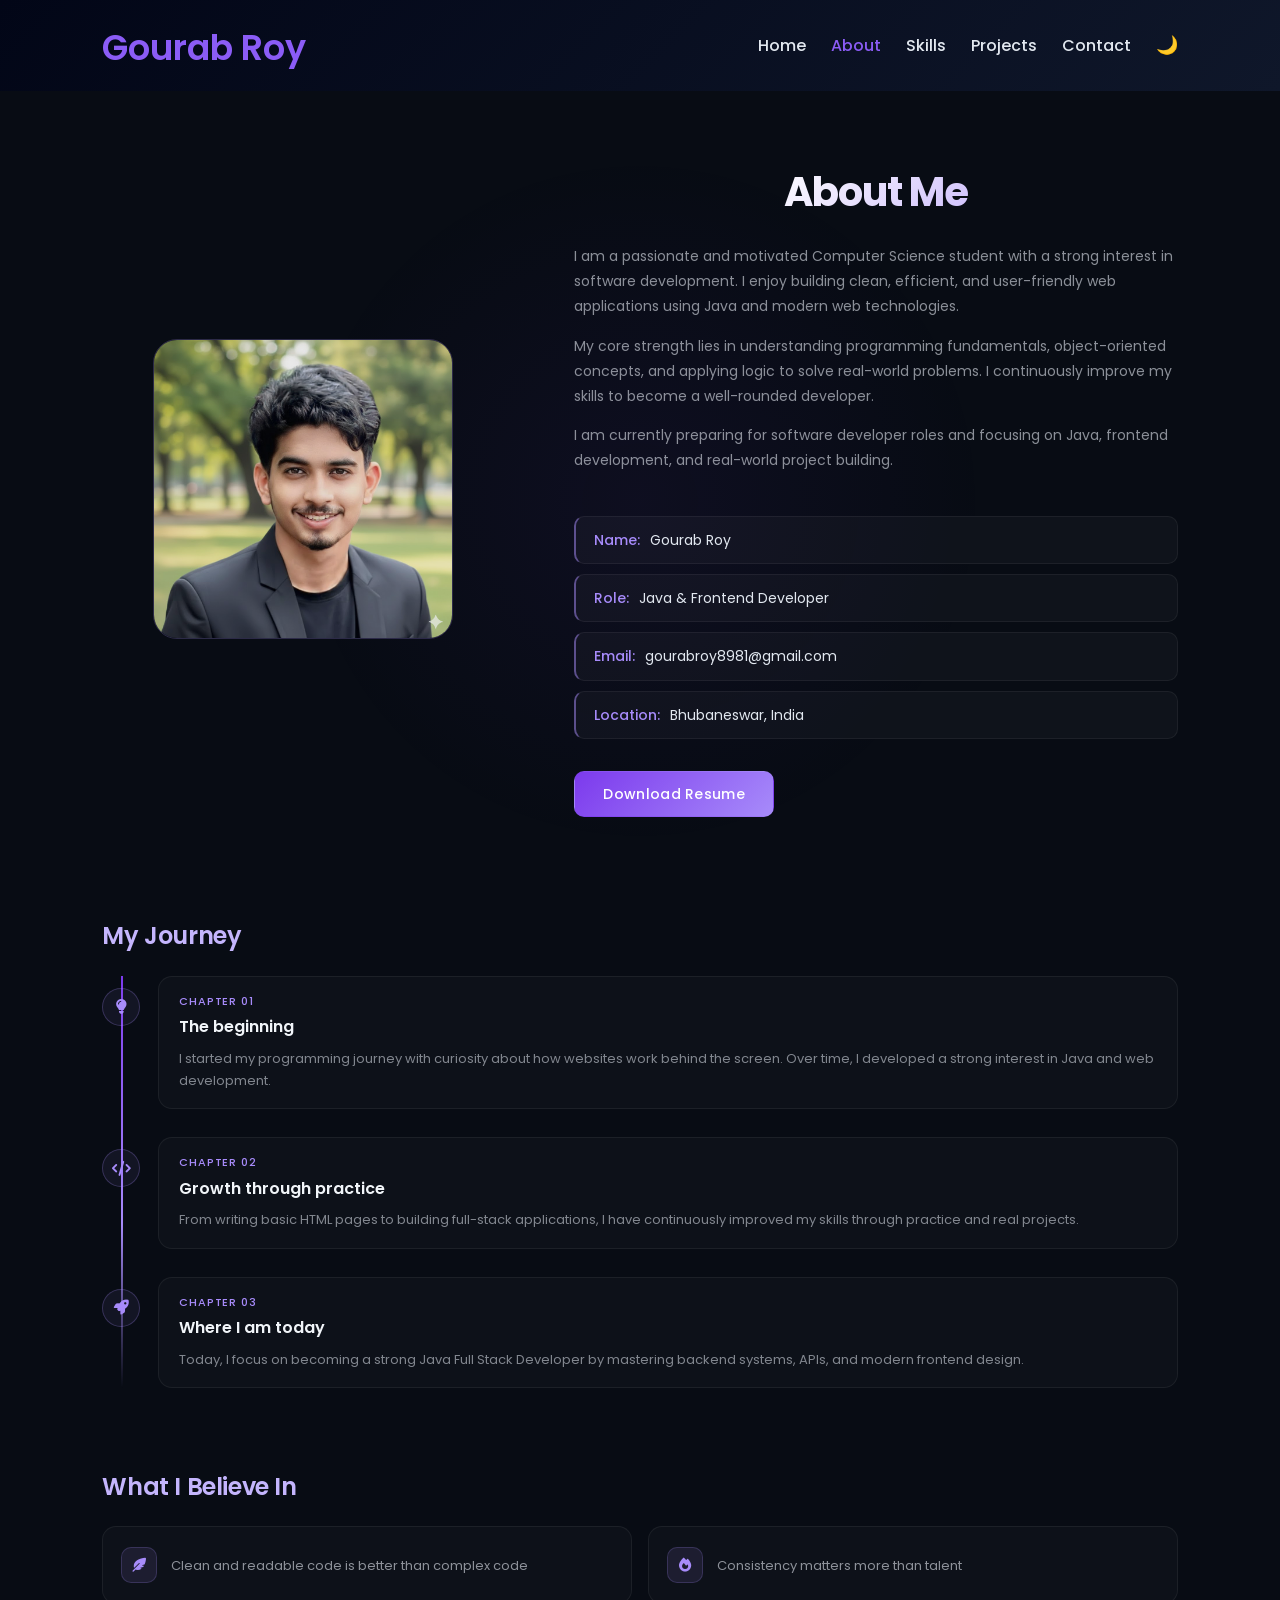
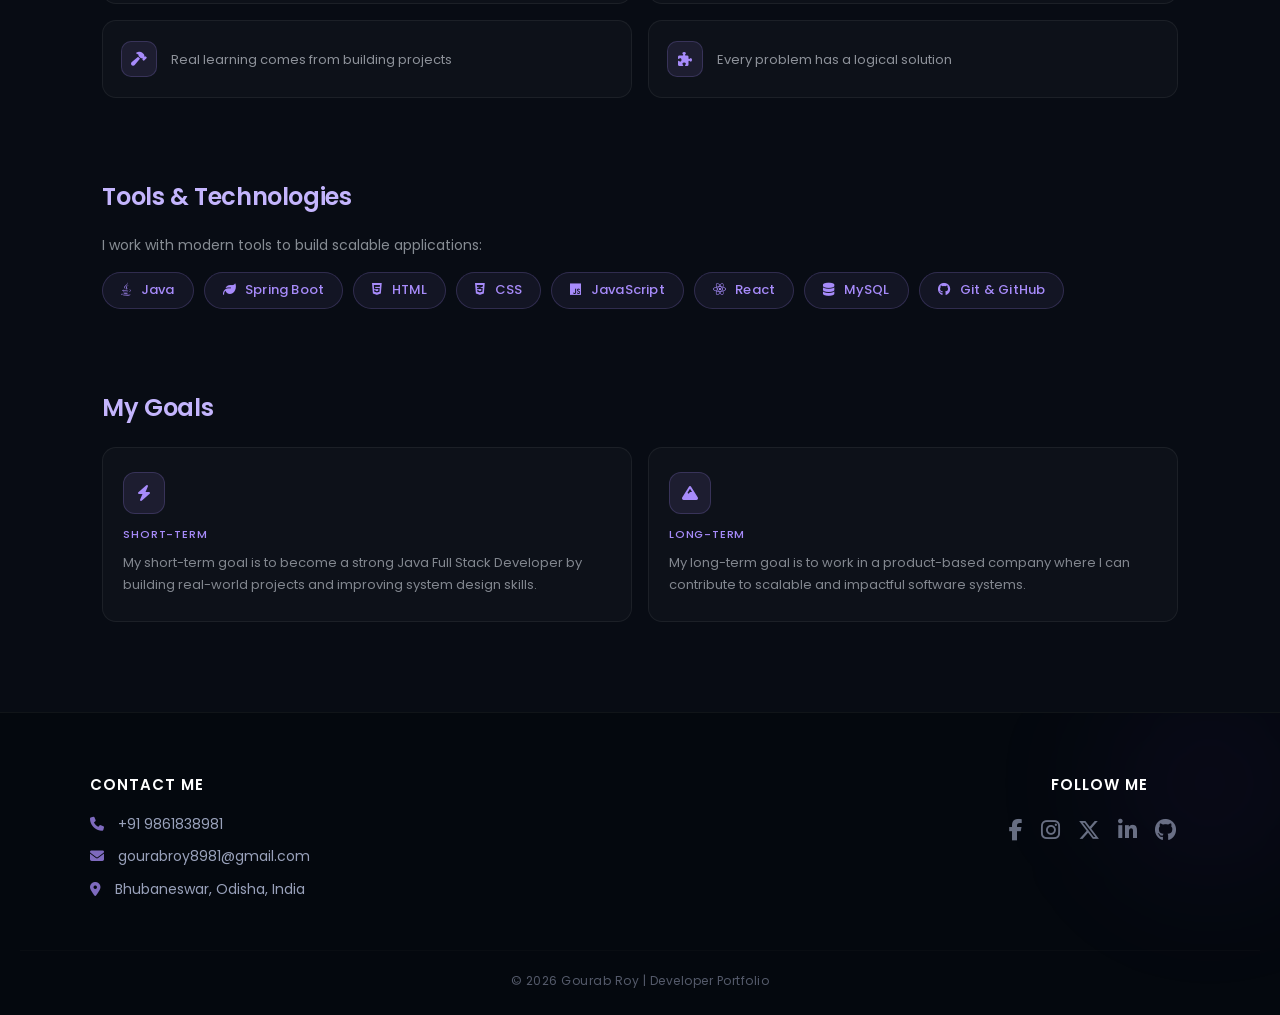
<file: about.html>
<!doctype html>
<html lang="en">
  <head>
    <meta charset="UTF-8" />
    <meta name="viewport" content="width=device-width, initial-scale=1.0" />
    <title>About | Gourab Roy</title>

    <meta
      name="google-site-verification"
      content="eQGSAhBdn4pGtv42yMsaO9xZ7dXFVksDkAb1cvnNXIg"
    />
    <meta
      name="description"
      content="Learn more about Gourab Roy, a Java Full Stack Developer skilled in building responsive and scalable web applications using modern technologies."
    />
    <meta name="author" content="Gourab Roy" />
    <link rel="canonical" href="https://gourabroy.online/about.html" />

    <meta
      property="og:title"
      content="About Gourab Roy | Developer Portfolio"
    />
    <meta
      property="og:description"
      content="Know more about Gourab Roy, Java Full Stack Developer and his journey, skills, and experience."
    />
    <meta
      property="og:image"
      content="https://gourabroy.online/assets/images/profile2.jpg"
    />
    <meta property="og:url" content="https://gourabroy.online/about.html" />
    <meta property="og:type" content="website" />

    <meta name="twitter:card" content="summary_large_image" />
    <meta name="twitter:title" content="About Gourab Roy" />
    <meta
      name="twitter:description"
      content="Java Full Stack Developer passionate about building modern web applications."
    />
    <meta
      name="twitter:image"
      content="https://gourabroy.online/assets/images/profile2.jpg"
    />

    <link rel="shortcut icon" href="favicon.ico" type="image/x-icon" />

    <link
      href="https://fonts.googleapis.com/css2?family=Poppins:wght@300;400;500;600&display=swap"
      rel="stylesheet"
    />
    <link
      rel="stylesheet"
      href="https://cdnjs.cloudflare.com/ajax/libs/font-awesome/6.5.1/css/all.min.css"
    />

    <style id="init-theme-style">
      body {
        transition: none !important;
      }
    </style>

    <script>
      (function () {
        try {
          var t = localStorage.getItem("theme");
          if (t === "light") {
            document.documentElement.classList.add("light-mode");
          } else {
            document.documentElement.classList.remove("light-mode");
          }
        } catch (e) {}
      })();
    </script>

    <link rel="stylesheet" href="css/about.css" />

    <script type="application/ld+json">
      {
        "@context": "https://schema.org",
        "@type": "Person",
        "name": "Gourab Roy",
        "url": "https://gourabroy.online/",
        "image": "https://gourabroy.online/assets/images/profile2.jpg",
        "sameAs": [
          "https://www.linkedin.com/in/gourab-roy-76b706372",
          "https://github.com/gourabroy8981-droid",
          "https://www.instagram.com/royy_gourab",
          "https://x.com/GourabRoy9861"
        ],
        "jobTitle": "Java Full Stack Developer",
        "address": {
          "@type": "PostalAddress",
          "addressLocality": "Bhubaneswar",
          "addressCountry": "India"
        }
      }
    </script>
  </head>

  <body>
    <script>
      if (localStorage.getItem("theme") === "light") {
        document.body.classList.add("light-mode");
      }
      window.requestAnimationFrame(function () {
        var s = document.getElementById("init-theme-style");
        if (s) s.remove();
      });

      (function setButtonIcon() {
        var btn = document.getElementById("theme-toggle");
        if (btn) {
          btn.textContent =
            localStorage.getItem("theme") === "light" ? "☀️" : "🌙";
        } else {
          setTimeout(setButtonIcon, 10);
        }
      })();
    </script>

    <div id="scroll-progress"></div>

    <!-- Navbar -->
    <header>
      <nav class="navbar">
        <a href="https://gourabroy.online/">
          <h2 class="logo" style="font-size: 35px; padding-top: 5px">
            Gourab Roy
          </h2>
        </a>

        <div class="menu-toggle" id="mobile-menu">
          <span class="bar"></span>
          <span class="bar"></span>
          <span class="bar"></span>
        </div>

        <ul class="nav-links" id="nav-list">
          <li><a href="https://gourabroy.online/">Home</a></li>
          <li><a href="about.html" class="active">About</a></li>
          <li><a href="skills.html">Skills</a></li>
          <li><a href="projects.html">Projects</a></li>
          <li><a href="contact.html">Contact</a></li>
          <li class="theme-item">
            <button id="theme-toggle" aria-label="Toggle Theme">🌙</button>
          </li>
        </ul>
      </nav>
    </header>

    <!-- About Section -->
    <section class="about animate">
      <div class="about-container">
        <div class="about-image animate">
          <img
            src="assets/images/profile2.jpg"
            alt="Gourab Roy - Java Full Stack Developer"
          />
        </div>

        <div class="about-content">
          <h1 class="animate" style="text-align: center">About Me</h1>

          <p class="animate delay-1">
            I am a passionate and motivated Computer Science student with a
            strong interest in software development. I enjoy building clean,
            efficient, and user-friendly web applications using Java and modern
            web technologies.
          </p>

          <p class="animate delay-2">
            My core strength lies in understanding programming fundamentals,
            object-oriented concepts, and applying logic to solve real-world
            problems. I continuously improve my skills to become a well-rounded
            developer.
          </p>

          <p class="animate delay-3">
            I am currently preparing for software developer roles and focusing
            on Java, frontend development, and real-world project building.
          </p>

          <div class="about-details animate delay-2">
            <div><strong>Name:</strong> Gourab Roy</div>
            <div><strong>Role:</strong> Java & Frontend Developer</div>
            <div><strong>Email:</strong> gourabroy8981@gmail.com</div>
            <div><strong>Location:</strong> Bhubaneswar, India</div>
          </div>

          <div class="about-buttons animate delay-3">
            <a href="assets/docs/Resume.pdf" class="btn primary" download>
              Download Resume
            </a>
          </div>
        </div>
      </div>
    </section>

    <!-- My Journey -->
    <section class="about-extra animate">
      <h2>My Journey</h2>
      <div class="timeline">
        <div class="t-item animate delay-1">
          <div class="t-icon"><i class="fas fa-lightbulb"></i></div>
          <div class="t-card">
            <div class="t-year">Chapter 01</div>
            <div class="t-head">The beginning</div>
            <p>
              I started my programming journey with curiosity about how websites
              work behind the screen. Over time, I developed a strong interest
              in Java and web development.
            </p>
          </div>
        </div>

        <div class="t-item animate delay-2">
          <div class="t-icon"><i class="fas fa-code"></i></div>
          <div class="t-card">
            <div class="t-year">Chapter 02</div>
            <div class="t-head">Growth through practice</div>
            <p>
              From writing basic HTML pages to building full-stack applications,
              I have continuously improved my skills through practice and real
              projects.
            </p>
          </div>
        </div>

        <div class="t-item animate delay-3">
          <div class="t-icon"><i class="fas fa-rocket"></i></div>
          <div class="t-card">
            <div class="t-year">Chapter 03</div>
            <div class="t-head">Where I am today</div>
            <p>
              Today, I focus on becoming a strong Java Full Stack Developer by
              mastering backend systems, APIs, and modern frontend design.
            </p>
          </div>
        </div>
      </div>
    </section>

    <!-- What I Believe In -->
    <section class="about-extra animate delay-1">
      <h2>What I Believe In</h2>
      <div class="beliefs-grid">
        <div class="belief-card animate delay-1">
          <div class="belief-icon"><i class="fas fa-feather-alt"></i></div>
          <p>Clean and readable code is better than complex code</p>
        </div>
        <div class="belief-card animate delay-2">
          <div class="belief-icon"><i class="fas fa-fire"></i></div>
          <p>Consistency matters more than talent</p>
        </div>
        <div class="belief-card animate delay-3">
          <div class="belief-icon"><i class="fas fa-hammer"></i></div>
          <p>Real learning comes from building projects</p>
        </div>
        <div class="belief-card animate delay-4">
          <div class="belief-icon"><i class="fas fa-puzzle-piece"></i></div>
          <p>Every problem has a logical solution</p>
        </div>
      </div>
    </section>

    <!-- Tools & Technologies -->
    <section class="about-extra animate delay-2">
      <h2>Tools &amp; Technologies</h2>
      <p>I work with modern tools to build scalable applications:</p>

      <div class="tools animate delay-3">
        <span><i class="fab fa-java"></i> Java</span>
        <span><i class="fas fa-leaf"></i> Spring Boot</span>
        <span><i class="fab fa-html5"></i> HTML</span>
        <span><i class="fab fa-css3-alt"></i> CSS</span>
        <span><i class="fab fa-js"></i> JavaScript</span>
        <span><i class="fab fa-react"></i> React</span>
        <span><i class="fas fa-database"></i> MySQL</span>
        <span><i class="fab fa-github"></i> Git &amp; GitHub</span>
      </div>
    </section>

    <!-- My Goals -->
    <section class="about-extra animate delay-3">
      <h2>My Goals</h2>
      <div class="goals-grid">
        <div class="goal-card animate delay-1">
          <div class="goal-icon"><i class="fas fa-bolt"></i></div>
          <div class="goal-label">Short-term</div>
          <p>
            My short-term goal is to become a strong Java Full Stack Developer
            by building real-world projects and improving system design skills.
          </p>
        </div>
        <div class="goal-card animate delay-2">
          <div class="goal-icon"><i class="fas fa-mountain"></i></div>
          <div class="goal-label">Long-term</div>
          <p>
            My long-term goal is to work in a product-based company where I can
            contribute to scalable and impactful software systems.
          </p>
        </div>
      </div>
    </section>

    <!-- Footer -->
    <footer>
      <div class="footer-container">
        <div class="footer-contact">
          <h3 class="con">Contact Me</h3>
          <p><i class="fas fa-phone"></i> +91 9861838981</p>
          <p>
            <i class="fas fa-envelope"></i>
            <a
              href="mailto:gourabroy8981@gmail.com"
              class="footer-mail"
              target="_blank"
              >gourabroy8981@gmail.com</a
            >
          </p>
          <p>
            <i class="fas fa-map-marker-alt"></i> Bhubaneswar, Odisha, India
          </p>
        </div>

        <div class="footer-social">
          <h3>Follow Me</h3>
          <a href="https://www.facebook.com/share/1CWNRqF3QG/" target="_blank"
            ><i class="fab fa-facebook-f"></i
          ></a>
          <a href="https://www.instagram.com/royy_gourab" target="_blank"
            ><i class="fab fa-instagram"></i
          ></a>
          <a href="https://x.com/GourabRoy9861" target="_blank"
            ><i class="fab fa-x-twitter"></i
          ></a>
          <a
            href="https://www.linkedin.com/in/gourab-roy-76b706372"
            target="_blank"
            ><i class="fab fa-linkedin-in"></i
          ></a>
          <a href="https://github.com/gourabroy8981-droid" target="_blank"
            ><i class="fab fa-github"></i
          ></a>
        </div>
      </div>

      <p class="footer-bottom">© 2026 Gourab Roy | Developer Portfolio</p>
    </footer>

    <script src="js/script.js"></script>
  </body>
</html>
</file>
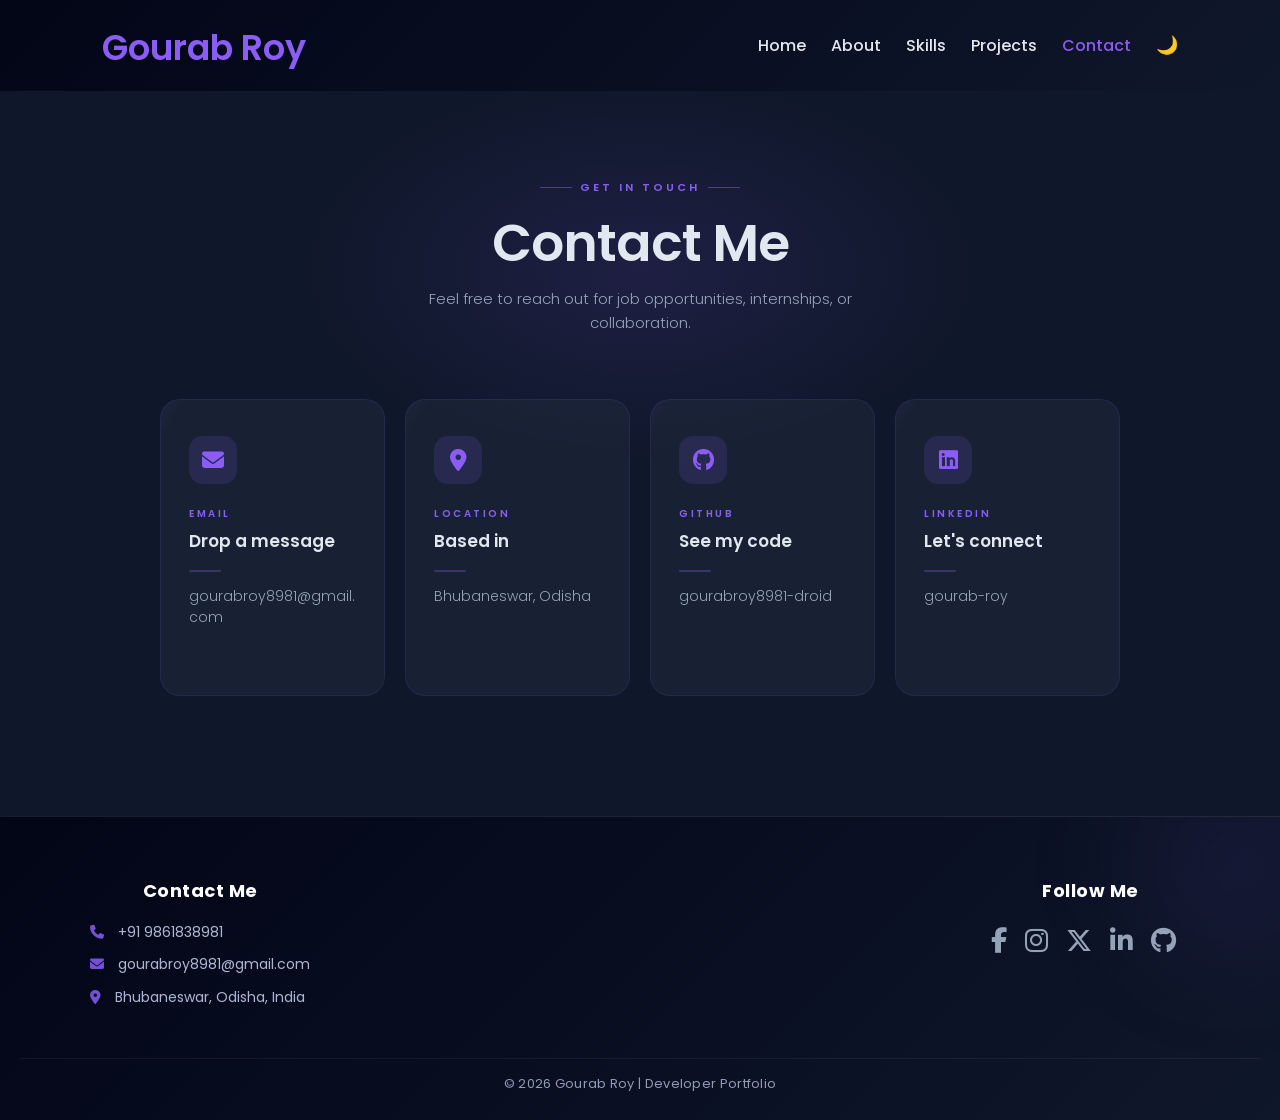
<file: contact.html>
<!doctype html>
<html lang="en">
  <head>
    <meta charset="UTF-8" />
    <meta name="viewport" content="width=device-width, initial-scale=1.0" />
    <title>Contact | Gourab Roy</title>

    <!-- SEO Meta -->
    <meta
      name="description"
      content="Contact Gourab Roy - Java Full Stack Developer. Reach out for job opportunities, internships, and collaborations."
    />
    <meta name="author" content="Gourab Roy" />
    <meta name="robots" content="index, follow" />
    <link rel="canonical" href="https://gourabroy.online/contact.html" />

    <!-- Open Graph -->
    <meta property="og:title" content="Contact | Gourab Roy" />
    <meta
      property="og:description"
      content="Get in touch with Gourab Roy for projects, jobs, or collaborations."
    />
    <meta
      property="og:image"
      content="https://gourabroy.online/assets/images/profile.jpg"
    />
    <meta property="og:url" content="https://gourabroy.online/contact.html" />
    <meta property="og:type" content="website" />

    <!-- Twitter -->
    <meta name="twitter:card" content="summary_large_image" />
    <meta name="twitter:title" content="Contact | Gourab Roy" />
    <meta
      name="twitter:description"
      content="Connect with Gourab Roy - Java Full Stack Developer."
    />
    <meta
      name="twitter:image"
      content="https://gourabroy.online/assets/images/profile.jpg"
    />

    <link rel="stylesheet" href="css/contact.css" />

    <!-- Favicon -->
    <link rel="shortcut icon" href="favicon.ico" type="image/x-icon" />

    <!-- Performance -->
    <link rel="preconnect" href="https://fonts.googleapis.com" />
    <link rel="preconnect" href="https://fonts.gstatic.com" crossorigin />

    <!-- Google Font -->
    <link
      href="https://fonts.googleapis.com/css2?family=Poppins:wght@300;400;500;600&display=swap"
      rel="stylesheet"
    />

    <!-- Icons -->
    <link
      rel="stylesheet"
      href="https://cdnjs.cloudflare.com/ajax/libs/font-awesome/6.5.1/css/all.min.css"
    />

    <!-- Theme fix -->
    <style id="init-theme-style">
      html,
      body {
        transition: none !important;
      }
    </style>

    <script>
      (function () {
        try {
          var t = localStorage.getItem("theme");
          if (t === "light") {
            document.documentElement.classList.add("light-mode");
          } else {
            document.documentElement.classList.remove("light-mode");
          }
        } catch (e) {}
      })();
    </script>

    <!-- ✅ Structured Data (VERY IMPORTANT FOR GOOGLE) -->
    <script type="application/ld+json">
      {
        "@context": "https://schema.org",
        "@type": "Person",
        "name": "Gourab Roy",
        "url": "https://gourabroy.online/",
        "email": "gourabroy8981@gmail.com",
        "sameAs": [
          "https://github.com/gourabroy8981-droid",
          "https://www.linkedin.com/in/gourab-roy-76b706372",
          "https://x.com/GourabRoy9861",
          "https://www.instagram.com/royy_gourab"
        ]
      }
    </script>
  </head>

  <body>
    <script>
      if (localStorage.getItem("theme") === "light") {
        document.body.classList.add("light-mode");
      }
      window.requestAnimationFrame(function () {
        var s = document.getElementById("init-theme-style");
        if (s) s.remove();
      });

      (function setButtonIcon() {
        var btn = document.getElementById("theme-toggle");
        if (btn) {
          btn.textContent =
            localStorage.getItem("theme") === "light" ? "☀️" : "🌙";
        } else {
          setTimeout(setButtonIcon, 10);
        }
      })();
    </script>

    <div id="scroll-progress"></div>

    <!-- NAVBAR -->
    <header>
      <nav class="navbar">
        <a href="https://gourabroy.online/">
          <h2 class="logo" style="font-size: 35px; padding-top: 5px">
            Gourab Roy
          </h2>
        </a>

        <div class="menu-toggle" id="mobile-menu">
          <span class="bar"></span>
          <span class="bar"></span>
          <span class="bar"></span>
        </div>

        <ul class="nav-links" id="nav-list">
          <li><a href="https://gourabroy.online/">Home</a></li>
          <li><a href="about.html">About</a></li>
          <li><a href="skills.html">Skills</a></li>
          <li><a href="projects.html">Projects</a></li>
          <li><a href="contact.html" class="active">Contact</a></li>
          <li class="theme-item">
            <button id="theme-toggle" aria-label="Toggle Theme">🌙</button>
          </li>
        </ul>
      </nav>
    </header>

    <!-- REDESIGNED CONTACT SECTION -->
    <section class="contact">
      <span class="contact-eyebrow">Get in touch</span>
      <h1>Contact Me</h1>
      <p class="contact-intro">
        Feel free to reach out for job opportunities, internships, or
        collaboration.
      </p>

      <div class="contact-cards-container">
        <!-- Email -->
        <div class="contact-card">
          <div class="card-icon-wrap">
            <i class="fas fa-envelope"></i>
          </div>
          <div class="card-label">Email</div>
          <h3>Drop a message</h3>
          <div class="card-divider"></div>
          <a href="mailto:gourabroy8981@gmail.com">gourabroy8981@gmail.com</a>
          <span class="card-arrow">
            Send email <i class="fas fa-arrow-right"></i>
          </span>
        </div>

        <!-- Location -->
        <div class="contact-card">
          <div class="card-icon-wrap">
            <i class="fas fa-map-marker-alt"></i>
          </div>
          <div class="card-label">Location</div>
          <h3>Based in</h3>
          <div class="card-divider"></div>
          <p>Bhubaneswar, Odisha</p>
        </div>

        <!-- GitHub -->
        <div class="contact-card">
          <div class="card-icon-wrap">
            <i class="fab fa-github"></i>
          </div>
          <div class="card-label">GitHub</div>
          <h3>See my code</h3>
          <div class="card-divider"></div>
          <a
            href="https://github.com/gourabroy8981-droid"
            target="_blank"
            rel="noopener noreferrer"
            >gourabroy8981-droid</a
          >
          <span class="card-arrow">
            View profile <i class="fas fa-arrow-right"></i>
          </span>
        </div>

        <!-- LinkedIn -->
        <div class="contact-card">
          <div class="card-icon-wrap">
            <i class="fab fa-linkedin"></i>
          </div>
          <div class="card-label">LinkedIn</div>
          <h3>Let's connect</h3>
          <div class="card-divider"></div>
          <a
            href="https://www.linkedin.com/in/gourab-roy-76b706372"
            target="_blank"
            rel="noopener noreferrer"
            >gourab-roy</a
          >
          <span class="card-arrow">
            View profile <i class="fas fa-arrow-right"></i>
          </span>
        </div>
      </div>
    </section>

    <!-- FOOTER -->
    <footer>
      <div class="footer-container">
        <div class="footer-contact">
          <h3 class="con">Contact Me</h3>
          <p><i class="fas fa-phone"></i> +91 9861838981</p>
          <p>
            <i class="fas fa-envelope"></i>
            <a
              href="mailto:gourabroy8981@gmail.com"
              class="footer-mail"
              target="_blank"
              >gourabroy8981@gmail.com</a
            >
          </p>
          <p>
            <i class="fas fa-map-marker-alt"></i> Bhubaneswar, Odisha, India
          </p>
        </div>

        <div class="footer-social">
          <h3>Follow Me</h3>
          <a href="https://www.facebook.com/share/1CWNRqF3QG/" target="_blank"
            ><i class="fab fa-facebook-f"></i
          ></a>
          <a href="https://www.instagram.com/royy_gourab" target="_blank"
            ><i class="fab fa-instagram"></i
          ></a>
          <a href="https://x.com/GourabRoy9861" target="_blank"
            ><i class="fab fa-x-twitter"></i
          ></a>
          <a
            href="https://www.linkedin.com/in/gourab-roy-76b706372"
            target="_blank"
            ><i class="fab fa-linkedin-in"></i
          ></a>
          <a href="https://github.com/gourabroy8981-droid" target="_blank"
            ><i class="fab fa-github"></i
          ></a>
        </div>
      </div>

      <p class="footer-bottom">© 2026 Gourab Roy | Developer Portfolio</p>
    </footer>

    <!-- JS -->
    <script src="js/script.js"></script>
  </body>
</html>
</file>
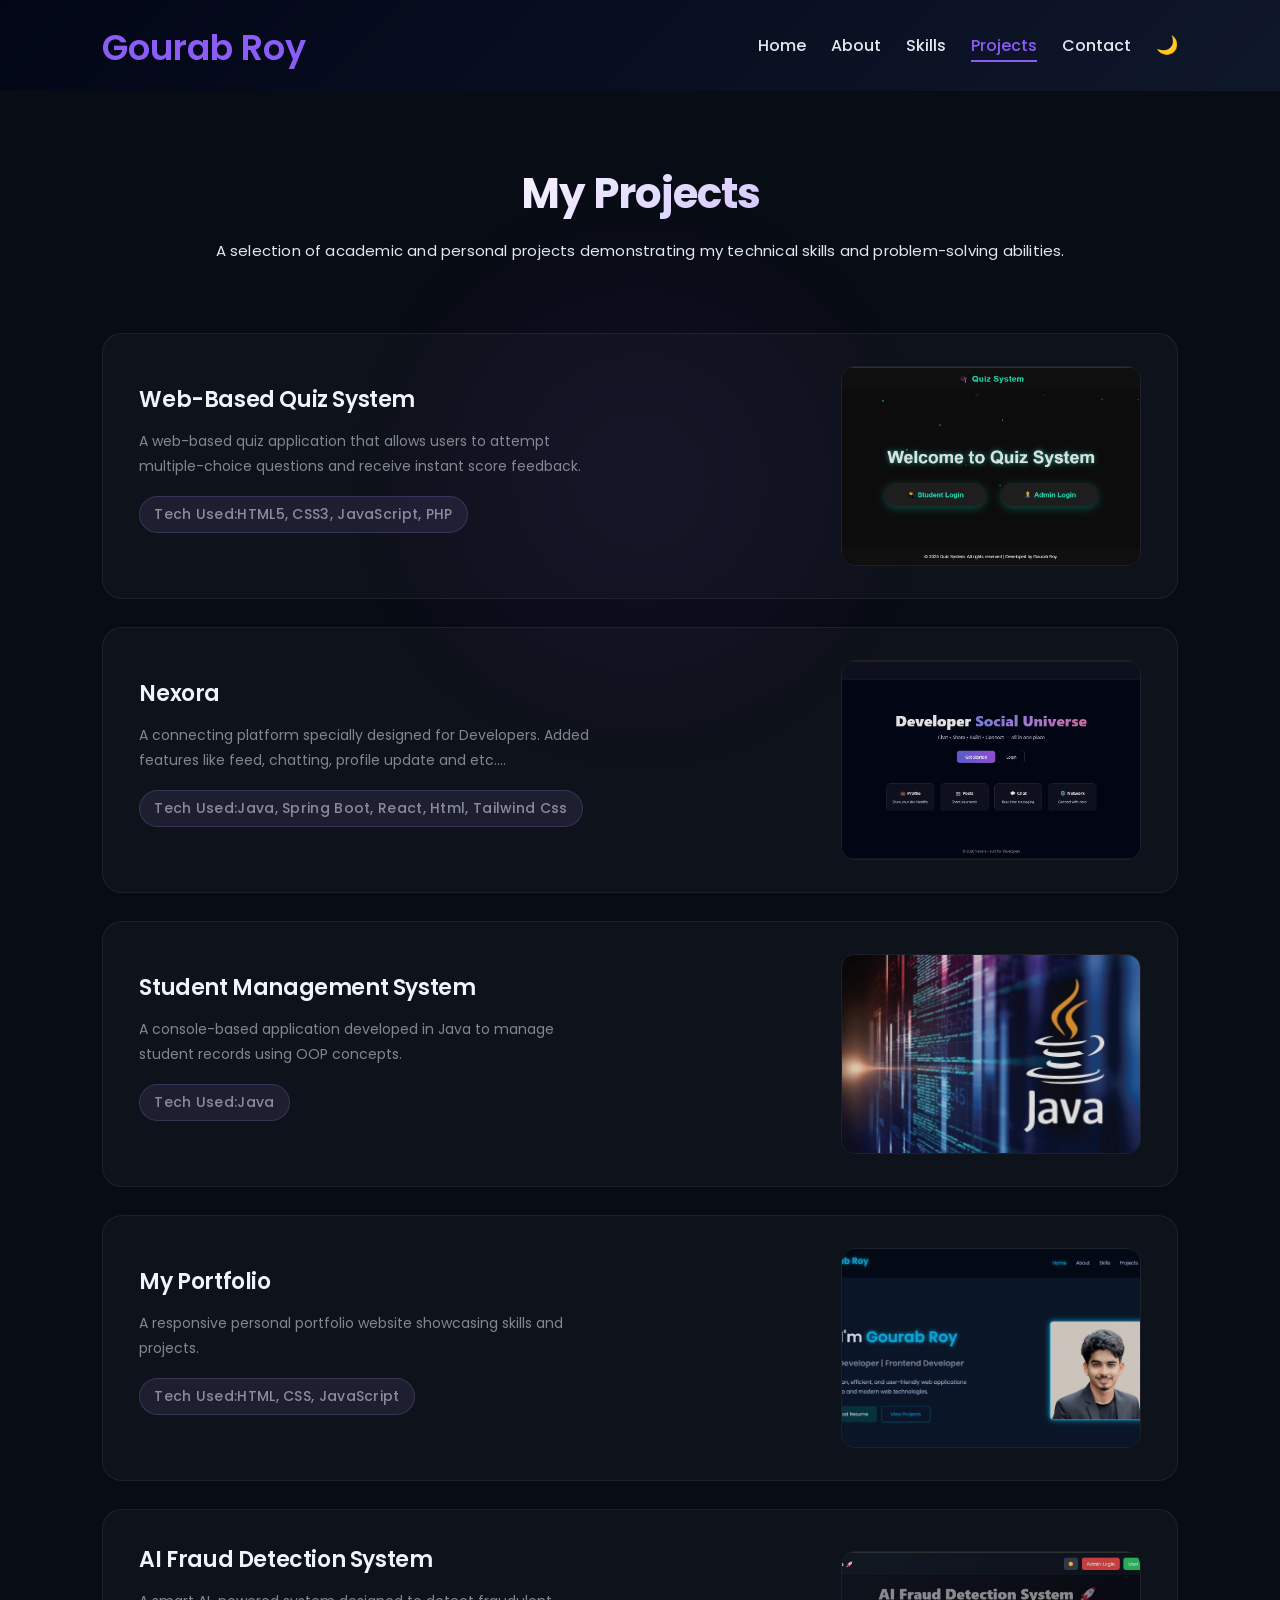
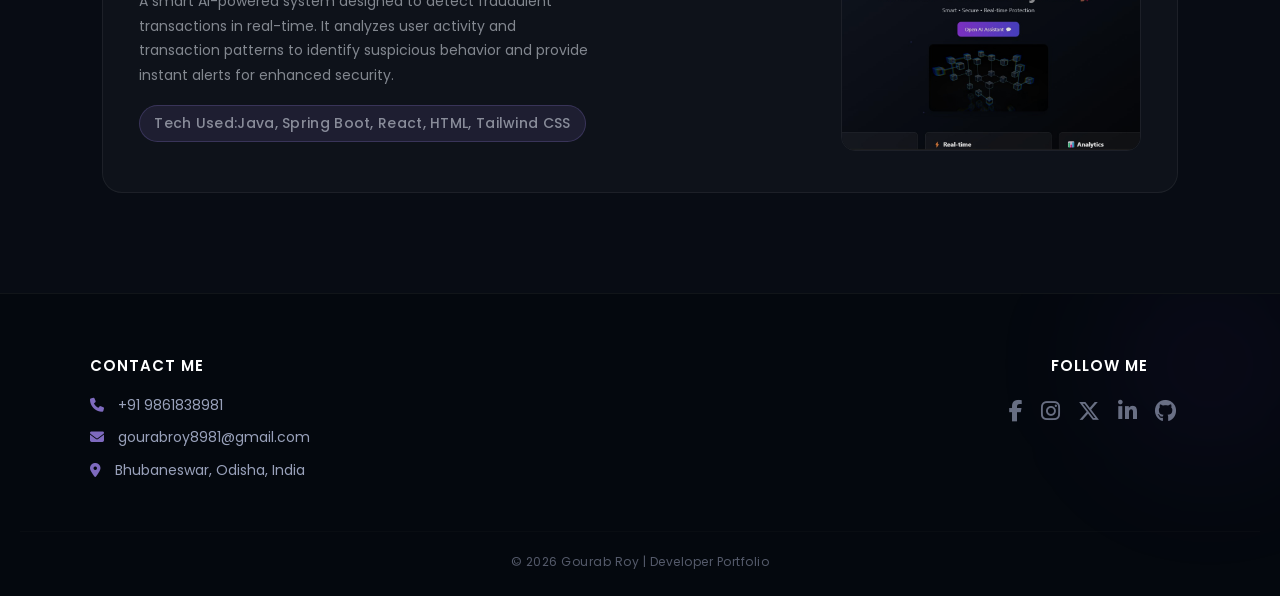
<file: projects.html>
<!doctype html>
<html lang="en">
  <head>
    <meta charset="UTF-8" />
    <meta name="viewport" content="width=device-width, initial-scale=1.0" />
    <title>Projects | Gourab Roy</title>

    <!-- SEO Meta -->
    <meta name="description" content="Explore projects by Gourab Roy - Java Full Stack Developer. Includes web applications, Java projects, and portfolio work." />
    <meta name="author" content="Gourab Roy" />
    <meta name="robots" content="index, follow" />
    <link rel="canonical" href="https://gourabroy.online/projects.html" />

    <!-- Open Graph -->
    <meta property="og:title" content="Projects | Gourab Roy">
    <meta property="og:description" content="Explore real-world projects built by Gourab Roy.">
    <meta property="og:image" content="https://gourabroy.online/assets/images/project3.png">
    <meta property="og:url" content="https://gourabroy.online/projects.html">
    <meta property="og:type" content="website">

    <!-- Twitter -->
    <meta name="twitter:card" content="summary_large_image">
    <meta name="twitter:title" content="Projects | Gourab Roy">
    <meta name="twitter:description" content="Portfolio projects of Gourab Roy - Java Developer.">
    <meta name="twitter:image" content="https://gourabroy.online/assets/images/project3.png">

    <!-- Favicon -->
    <link rel="shortcut icon" href="favicon.ico" type="image/x-icon" />

    <!-- Performance -->
    <link rel="preconnect" href="https://fonts.googleapis.com">
    <link rel="preconnect" href="https://fonts.gstatic.com" crossorigin>

    <!-- Google Font -->
    <link href="https://fonts.googleapis.com/css2?family=Poppins:wght@300;400;500;600&display=swap" rel="stylesheet"/>

    <!-- Icons -->
    <link rel="stylesheet" href="https://cdnjs.cloudflare.com/ajax/libs/font-awesome/6.5.1/css/all.min.css"/>

    <!-- Theme fix -->
    <style id="init-theme-style">
      html, body {
        transition: none !important;
      }
    </style>

    <script>
      (function () {
        try {
          var t = localStorage.getItem("theme");
          if (t === "light") {
            document.documentElement.classList.add("light-mode");
          } else {
            document.documentElement.classList.remove("light-mode");
          }
        } catch (e) {}
      })();
    </script>

    <!-- CSS -->
    <link rel="stylesheet" href="css/projects.css" />

    <!-- ✅ Structured Data (PROJECTS BOOST SEO A LOT) -->
    <script type="application/ld+json">
    {
      "@context": "https://schema.org",
      "@type": "Person",
      "name": "Gourab Roy",
      "url": "https://gourabroy.online/",
      "sameAs": [
        "https://github.com/gourabroy8981-droid",
        "https://www.linkedin.com/in/gourab-roy-76b706372"
      ]
    }
    </script>

  </head>

  <body>

    <script>
      if (localStorage.getItem("theme") === "light") {
        document.body.classList.add("light-mode");
      }
      window.requestAnimationFrame(function () {
        var s = document.getElementById("init-theme-style");
        if (s) s.remove();
      });

      (function setButtonIcon() {
        var btn = document.getElementById("theme-toggle");
        if (btn) {
          btn.textContent =
            localStorage.getItem("theme") === "light" ? "☀️" : "🌙";
        } else {
          setTimeout(setButtonIcon, 10);
        }
      })();
    </script>

    <div id="scroll-progress"></div>

    <!-- NAVBAR -->
    <header>
      <nav class="navbar">
        <a href="https://gourabroy.online/">
          <h2 class="logo" style="font-size: 35px; padding-top: 5px; text-decoration: none;">
            Gourab Roy
          </h2>
        </a>

        <div class="menu-toggle" id="mobile-menu">
          <span class="bar"></span>
          <span class="bar"></span>
          <span class="bar"></span>
        </div>

        <ul class="nav-links" id="nav-list">
          <li><a href="https://gourabroy.online/">Home</a></li>
          <li><a href="about.html">About</a></li>
          <li><a href="skills.html">Skills</a></li>
          <li><a href="projects.html" class="active">Projects</a></li>
          <li><a href="contact.html">Contact</a></li>
          <li class="theme-item">
            <button id="theme-toggle" aria-label="Toggle Theme">🌙</button>
          </li>
        </ul>
      </nav>
    </header>

    <!-- PROJECTS -->
    <section class="projects">
      <h1>My Projects</h1>
      <p class="projects-intro">
        A selection of academic and personal projects demonstrating my technical skills and problem-solving abilities.
      </p>

  <div class="projects-container">

    <div class="project-card">

      <!-- LEFT SIDE -->
      <div class="project-content">
        <h2>Web-Based Quiz System</h2>
        <p>
          A web-based quiz application that allows users to attempt multiple-choice questions and receive instant score feedback.
        </p>
        <p class="tech"><strong>Tech Used:</strong> HTML5, CSS3, JavaScript, PHP</p>
      </div>

      <!-- RIGHT SIDE -->
      <div class="project-image">
        <img src="assets/images/project1.jpeg" alt="Web-Based Quiz System project using JavaScript and PHP" />
      </div>

    </div>

    <div class="project-card">

      <div class="project-content">
        <h2>Nexora</h2>
        <p>
          A connecting platform specially designed for Developers. Added features like feed, chatting, profile update and etc....
        </p>
        <p class="tech"><strong>Tech Used:</strong> Java, Spring Boot, React, Html, Tailwind Css</p>
      </div>

      <div class="project-image">
        <img src="assets/images/Project2.png" alt="Nexora platform for developers" />
      </div>

    </div>

    <div class="project-card">

      <div class="project-content">
        <h2>Student Management System</h2>
        <p>
          A console-based application developed in Java to manage student records using OOP concepts.
        </p>
        <p class="tech"><strong>Tech Used:</strong> Java</p>
      </div>

      <div class="project-image">
        <img src="assets/images/project4.jpg" alt="Student Management System Java console project" />
      </div>

    </div>

    <div class="project-card">

      <div class="project-content">
        <h2>My Portfolio</h2>
        <p>
          A responsive personal portfolio website showcasing skills and projects.
        </p>
        <p class="tech"><strong>Tech Used:</strong> HTML, CSS, JavaScript</p>
      </div>

      <div class="project-image">
        <img src="assets/images/project3.png" alt="Personal portfolio website of Gourab Roy" />
      </div>

    </div>

   

    <div class="project-card">

     <div class="project-content">
  <h2>AI Fraud Detection System</h2>
  <p>
    A smart AI-powered system designed to detect fraudulent transactions in real-time.
    It analyzes user activity and transaction patterns to identify suspicious behavior
    and provide instant alerts for enhanced security.
  </p>
  <p class="tech">
    <strong>Tech Used:</strong> Java, Spring Boot, React, HTML, Tailwind CSS
  </p>
</div>

<div class="project-image">
  <img src="assets/images/Project5.jpeg" alt="AI Fraud Detection System dashboard showing real-time monitoring and analytics" />
</div>
  </div>
</section>
    </section>

 <!-- FOOTER -->
    <footer>
      <div class="footer-container">
        <div class="footer-contact">
          <h3 class="con">Contact Me</h3>
          <p><i class="fas fa-phone"></i> +91 9861838981</p>
          <p>
            <i class="fas fa-envelope"></i>
            <a href="mailto:gourabroy8981@gmail.com" class="footer-mail" target="_blank">gourabroy8981@gmail.com</a>
          </p>
          <p>
            <i class="fas fa-map-marker-alt"></i> Bhubaneswar, Odisha, India
          </p>
        </div>

        <div class="footer-social">
          <h3>Follow Me</h3>
          <a href="https://www.facebook.com/share/1CWNRqF3QG/" target="_blank"
            ><i class="fab fa-facebook-f"></i
          ></a>
          <a href="https://www.instagram.com/royy_gourab" target="_blank"
            ><i class="fab fa-instagram"></i
          ></a>
          <a href="https://x.com/GourabRoy9861" target="_blank"
            ><i class="fab fa-x-twitter"></i
          ></a>
          <a
            href="https://www.linkedin.com/in/gourab-roy-76b706372"
            target="_blank"
            ><i class="fab fa-linkedin-in"></i
          ></a>
          <a href="https://github.com/gourabroy8981-droid" target="_blank"
            ><i class="fab fa-github"></i
          ></a>
        </div>
      </div>

      <p class="footer-bottom">© 2026 Gourab Roy | Developer Portfolio</p>
    </footer>



    <!-- JS -->
    <script src="js/script.js"></script>

  </body>
</html>
</file>
<file: css/about.css>
/* ===== RESET ===== */
* {
  margin: 0;
  padding: 0;
  box-sizing: border-box;
}

/* ===== BASE ===== */
html {
  overflow-x: hidden;
}

body {
  font-family: "Poppins", sans-serif;
  background: #080c14;
  color: #e2e8f0;
  line-height: 1.6;
  overflow-x: hidden;
  padding-top: 70px;
}

body.light-mode {
  background: #f0f4ff;
  color: #0f172a;
}

/* ===== SCROLL PROGRESS ===== */
#scroll-progress {
  position: fixed;
  top: 0;
  left: 0;
  height: 3px;
  width: 0%;
  background: linear-gradient(90deg, #7c3aed, #a78bfa, #38bdf8);
  z-index: 9999;
  border-radius: 0 2px 2px 0;
}

/* ===== SCROLL LOCK ===== */
body.no-scroll {
  overflow: hidden;
  height: 100vh;
}

/* ===== NAVBAR ===== */
header {
  position: fixed;
  top: 0;
  left: 0;
  width: 100%;
  z-index: 1000;
  background: linear-gradient(135deg, #020617, #0f172a);
  -webkit-backdrop-filter: blur(10px);
  backdrop-filter: blur(10px);
  transform: translateY(0);
  transition: transform 0.35s ease;
}

header.hide-nav {
  transform: translateY(-100%);
}

body.light-mode header {
  background: rgba(142, 153, 163, 0.658);
}

.navbar {
  display: flex;
  justify-content: space-between;
  align-items: center;
  padding: 15px 8%;
  position: relative;
  z-index: 1001;
  transition: padding 0.3s ease;
}

.navbar.shrink {
  padding: 8px 8%;
}

.logo {
  color: #8b5cf6;
  font-weight: 600;
}

.navbar a,
.navbar a h2 {
  text-decoration: none;
}

.nav-links {
  display: flex;
  list-style: none;
  gap: 25px;
}

.nav-links a {
  text-decoration: none;
  color: inherit;
  font-weight: 500;
  transition: 0.3s;
  position: relative;
  padding: 5px 0;
}

.nav-links a::after {
  content: "";
  position: absolute;
  left: 0;
  bottom: 0;
  width: 0%;
  height: 2px;
  background: #8b5cf6;
  transition: 0.3s;
}

.nav-links a:hover::after {
  width: 100%;
}

.nav-links .active::after {
  width: 0%;
}

.nav-links a:hover,
.nav-links .active {
  color: #8b5cf6;
}

.theme-item button {
  border: none;
  background: transparent;
  font-size: 18px;
  cursor: pointer;
}

/* ===== HAMBURGER ===== */
.menu-toggle {
  display: none;
  flex-direction: column;
  cursor: pointer;
}

.bar {
  height: 3px;
  width: 25px;
  background: currentColor;
  margin: 4px 0;
  transition:
    transform 0.3s ease,
    opacity 0.3s ease;
}

.menu-toggle.active .bar:nth-child(1) {
  transform: translateY(11px) rotate(45deg);
}

.menu-toggle.active .bar:nth-child(2) {
  opacity: 0;
}

.menu-toggle.active .bar:nth-child(3) {
  transform: translateY(-11px) rotate(-45deg);
}

/* ============================= */
/* ===== ABOUT SECTION ===== */
/* ============================= */

.about {
  padding: 90px 8% 60px;
  position: relative;
}

.about::before {
  content: "";
  position: fixed;
  top: 10%;
  left: 50%;
  transform: translateX(-50%);
  width: 700px;
  height: 700px;
  background: radial-gradient(
    circle,
    rgba(124, 58, 237, 0.06) 0%,
    transparent 70%
  );
  pointer-events: none;
  z-index: 0;
}

.about-container {
  display: flex;
  align-items: center;
  justify-content: space-between;
  gap: 70px;
  flex-wrap: wrap;
  position: relative;
  z-index: 1;
}

/* ===== PROFILE IMAGE ===== */
.about-image {
  flex: 1;
  display: flex;
  justify-content: center;
}

.about-image img {
  width: 300px;
  height: 300px;
  object-fit: cover;
  border-radius: 24px;
  border: 1px solid rgba(167, 139, 250, 0.25);
  filter: brightness(0.92) saturate(0.9);
  opacity: 0;
  transform: scale(0.93);
  animation: fadeZoom 0.9s ease 0.1s forwards;
  transition:
    transform 0.4s ease,
    filter 0.4s ease,
    border-color 0.3s ease;
}

.about-image img:hover {
  transform: scale(1.03);
  filter: brightness(1) saturate(1.05);
  border-color: rgba(167, 139, 250, 0.5);
}

body.light-mode .about-image img {
  border: 1px solid rgba(124, 58, 237, 0.2);
  filter: brightness(0.97);
}

/* ===== ABOUT CONTENT ===== */
.about-content {
  flex: 1.5;
  display: flex;
  flex-direction: column;
  justify-content: center;
}

.about-content h1 {
  font-size: 40px;
  font-weight: 700;
  letter-spacing: -1px;
  margin-bottom: 20px;
  background: linear-gradient(135deg, #ffffff 30%, #a78bfa 100%);
  -webkit-background-clip: text;
  -webkit-text-fill-color: transparent;
  background-clip: text;
}

body.light-mode .about-content h1 {
  background: linear-gradient(135deg, #0f172a 30%, #7c3aed 100%);
  -webkit-background-clip: text;
  -webkit-text-fill-color: transparent;
  background-clip: text;
}

.about-content p {
  font-size: 14px;
  margin-bottom: 14px;
  color: rgba(226, 232, 240, 0.6);
  line-height: 1.8;
}

body.light-mode .about-content p {
  color: #475569;
}

/* ===== DETAILS GRID ===== */
.about-details {
  margin-top: 28px;
  display: grid;
  gap: 10px;
}

.about-details div {
  background: rgba(255, 255, 255, 0.03);
  padding: 12px 18px;
  border-radius: 10px;
  border: 1px solid rgba(255, 255, 255, 0.06);
  border-left: 2px solid rgba(167, 139, 250, 0.5);
  font-size: 14px;
  transition:
    border-color 0.25s,
    background 0.25s,
    transform 0.25s;
}

.about-details div:hover {
  transform: translateX(5px);
  border-left-color: #a78bfa;
  background: rgba(167, 139, 250, 0.05);
}

body.light-mode .about-details div {
  background: rgba(255, 255, 255, 0.7);
  border: 1px solid rgba(139, 92, 246, 0.1);
  border-left: 2px solid rgba(124, 58, 237, 0.4);
}

body.light-mode .about-details div:hover {
  background: rgba(255, 255, 255, 0.95);
  border-left-color: #7c3aed;
}

.about-details strong {
  color: #a78bfa;
  font-weight: 500;
  margin-right: 6px;
}

body.light-mode .about-details strong {
  color: #7c3aed;
}

/* ===== DOWNLOAD BUTTON ===== */
.about-buttons {
  margin-top: 32px;
}

.btn {
  display: inline-block;
  padding: 11px 28px;
  border-radius: 10px;
  text-decoration: none;
  font-size: 14px;
  font-weight: 500;
  letter-spacing: 0.3px;
  transition: all 0.3s ease;
}

.primary {
  background: linear-gradient(135deg, #7c3aed, #a78bfa);
  color: #fff;
  border: 1px solid transparent;
}

.primary:hover {
  transform: translateY(-3px);
  box-shadow: 0 12px 30px rgba(124, 58, 237, 0.35);
}

/* ===== EXTRA SECTIONS ===== */
.about-extra {
  padding: 40px 8%;
  position: relative;
  z-index: 1;
}

.about-extra h2 {
  font-size: 24px;
  font-weight: 600;
  letter-spacing: -0.4px;
  margin-bottom: 16px;
  color: #c4b5fd;
}

body.light-mode .about-extra h2 {
  color: #7c3aed;
}

.about-extra p {
  font-size: 14px;
  color: rgba(226, 232, 240, 0.58);
  margin-bottom: 12px;
  line-height: 1.8;
  max-width: 680px;
}

body.light-mode .about-extra p {
  color: #475569;
}

.about-extra ul {
  padding-left: 0;
  list-style: none;
  display: flex;
  flex-direction: column;
  gap: 10px;
  max-width: 600px;
}

.about-extra ul li {
  font-size: 14px;
  color: rgba(226, 232, 240, 0.65);
  padding: 10px 16px;
  border-radius: 10px;
  border: 1px solid rgba(255, 255, 255, 0.05);
  background: rgba(255, 255, 255, 0.025);
  padding-left: 16px;
  border-left: 2px solid rgba(167, 139, 250, 0.3);
  transition:
    border-left-color 0.25s,
    background 0.25s;
}

.about-extra ul li:hover {
  border-left-color: #a78bfa;
  background: rgba(167, 139, 250, 0.05);
}

body.light-mode .about-extra ul li {
  color: #334155;
  background: rgba(255, 255, 255, 0.7);
  border: 1px solid rgba(139, 92, 246, 0.1);
  border-left: 2px solid rgba(124, 58, 237, 0.3);
}

body.light-mode .about-extra ul li:hover {
  border-left-color: #7c3aed;
  background: white;
}

/* ===== TOOLS ===== */
.tools {
  display: flex;
  flex-wrap: wrap;
  gap: 10px;
  margin-top: 14px;
}

.tools span {
  display: inline-block;
  font-size: 13px;
  font-weight: 500;
  padding: 7px 18px;
  border-radius: 999px;
  border: 1px solid rgba(167, 139, 250, 0.2);
  background: rgba(167, 139, 250, 0.07);
  color: #a78bfa;
  cursor: default;
  transition: all 0.25s ease;
  letter-spacing: 0.2px;
}

.tools span:hover {
  background: rgba(167, 139, 250, 0.18);
  border-color: rgba(167, 139, 250, 0.45);
  transform: translateY(-3px);
}

body.light-mode .tools span {
  background: rgba(124, 58, 237, 0.07);
  border-color: rgba(124, 58, 237, 0.18);
  color: #7c3aed;
}

body.light-mode .tools span:hover {
  background: rgba(124, 58, 237, 0.14);
  border-color: rgba(124, 58, 237, 0.35);
}

/* ===== FOOTER ===== */
footer {
  background: rgba(5, 8, 14, 0.9);
  color: #cbd5f5;
  padding: 60px 20px 25px;
  margin-top: 50px;
  border-top: 1px solid rgba(255, 255, 255, 0.05);
  position: relative;
  overflow: hidden;
}

footer::before {
  content: "";
  position: absolute;
  top: -80px;
  right: -80px;
  width: 300px;
  height: 300px;
  background: radial-gradient(
    circle,
    rgba(124, 58, 237, 0.08),
    transparent 70%
  );
  filter: blur(60px);
  z-index: 0;
}

body.light-mode footer {
  background: #1e1b4b;
  border-top: 1px solid rgba(139, 92, 246, 0.15);
}

.footer-container {
  max-width: 1100px;
  margin: auto;
  display: flex;
  justify-content: space-between;
  gap: 40px;
  flex-wrap: wrap;
  position: relative;
  z-index: 1;
}

.footer-container h3 {
  color: #ffffff;
  margin-bottom: 16px;
  font-size: 15px;
  font-weight: 600;
  text-transform: uppercase;
  letter-spacing: 1px;
  text-align: center;
}

.footer-container h3.con {
  text-align: left;
}

.footer-contact p {
  font-size: 14px;
  margin-bottom: 10px;
  opacity: 0.75;
  transition: 0.3s;
}

.footer-contact p:hover {
  color: #a78bfa;
  transform: translateX(4px);
  opacity: 1;
}

.footer-contact i {
  margin-right: 10px;
  color: #a78bfa;
}

.footer-mail {
  color: inherit;
  text-decoration: none;
}

.footer-mail:hover {
  color: #a78bfa;
  text-decoration: underline;
}

.footer-social a {
  display: inline-block;
  margin-right: 14px;
  font-size: 22px;
  color: rgba(203, 213, 245, 0.5);
  transition: 0.3s;
}

.footer-social a:hover {
  color: #a78bfa;
  transform: translateY(-4px) scale(1.15);
}

.footer-bottom {
  text-align: center;
  margin-top: 40px;
  padding-top: 20px;
  font-size: 12px;
  border-top: 1px solid rgba(255, 255, 255, 0.05);
  opacity: 0.4;
  letter-spacing: 0.5px;
}

/* ===== ANIMATIONS ===== */
.animate {
  opacity: 0;
  animation: fadeUp 0.75s ease forwards;
}

@keyframes fadeUp {
  from {
    opacity: 0;
    transform: translateY(30px);
  }
  to {
    opacity: 1;
    transform: translateY(0);
  }
}

@keyframes fadeZoom {
  to {
    opacity: 1;
    transform: scale(1);
  }
}

.delay-1 {
  animation-delay: 0.1s;
}
.delay-2 {
  animation-delay: 0.2s;
}
.delay-3 {
  animation-delay: 0.3s;
}
.delay-4 {
  animation-delay: 0.4s;
}

/* ===== RESPONSIVE ===== */
@media (max-width: 768px) {
  header {
    position: fixed;
    top: 0;
    left: 0;
    width: 100%;
  }

  .menu-toggle {
    display: flex;
    position: relative;
    z-index: 1005;
  }

  .theme-item {
    position: absolute;
    top: 25px;
    left: 20px;
    z-index: 1003;
  }

  .theme-item button {
    font-size: 20px;
    background: transparent;
    border: none;
    cursor: pointer;
  }

  .nav-links {
    position: fixed;
    top: 0;
    left: 0;
    width: 100%;
    height: 100vh;
    background: rgba(15, 23, 42, 0.98);
    -webkit-backdrop-filter: blur(12px);
    backdrop-filter: blur(12px);
    flex-direction: column;
    justify-content: center;
    align-items: center;
    gap: 30px;
    display: none;
    z-index: 1004;
  }

  body.light-mode .nav-links {
    background: rgba(255, 255, 255, 0.98);
  }

  .nav-links.active {
    display: flex;
  }

  .nav-links a {
    font-size: 22px;
    font-weight: 500;
  }

  .about {
    padding: 60px 5% 40px;
  }

  .about-container {
    flex-direction: column;
    text-align: center;
    gap: 36px;
  }

  .about-image img {
    width: 220px;
    height: 220px;
  }

  .about-content h1 {
    font-size: 28px;
  }

  .about-content p {
    font-size: 13px;
  }

  .about-extra {
    padding: 30px 5%;
    text-align: center;
  }

  .about-extra ul {
    max-width: 100%;
  }

  .about-extra p {
    max-width: 100%;
  }

  .tools {
    justify-content: center;
  }

  .footer-container {
    flex-direction: column;
    text-align: center;
  }

  .footer-container h3.con {
    text-align: center !important;
  }

  body.no-scroll {
    overflow: hidden;
    position: fixed;
    width: 100%;
  }
}

/* ===== JOURNEY TIMELINE ===== */
.timeline {
  position: relative;
  padding-left: 56px;
  margin-top: 20px;
}

.timeline::before {
  content: "";
  position: absolute;
  left: 19px;
  top: 0;
  bottom: 0;
  width: 1.5px;
  background: linear-gradient(
    to bottom,
    #7c3aed 0%,
    #a78bfa 60%,
    transparent 100%
  );
}

.t-item {
  position: relative;
  margin-bottom: 28px;
}

.t-item:last-child {
  margin-bottom: 0;
}

.t-icon {
  position: absolute;
  left: -56px;
  top: 12px;
  width: 38px;
  height: 38px;
  border-radius: 50%;
  display: flex;
  align-items: center;
  justify-content: center;
  font-size: 15px;
  border: 1.5px solid rgba(167, 139, 250, 0.25);
  background: rgba(167, 139, 250, 0.07);
  color: #a78bfa;
  transition:
    border-color 0.25s,
    background 0.25s;
}

.t-item:hover .t-icon {
  border-color: #a78bfa;
  background: rgba(167, 139, 250, 0.15);
}

.t-card {
  background: rgba(255, 255, 255, 0.025);
  border: 1px solid rgba(255, 255, 255, 0.06);
  border-radius: 14px;
  padding: 16px 20px;
  transition:
    border-color 0.25s,
    background 0.25s;
}

.t-item:hover .t-card {
  border-color: rgba(167, 139, 250, 0.25);
  background: rgba(167, 139, 250, 0.04);
}

body.light-mode .t-card {
  background: rgba(255, 255, 255, 0.7);
  border: 1px solid rgba(139, 92, 246, 0.1);
}

body.light-mode .t-item:hover .t-card {
  background: white;
  border-color: rgba(124, 58, 237, 0.25);
}

.t-year {
  font-size: 11px;
  font-weight: 500;
  color: #a78bfa;
  letter-spacing: 0.8px;
  text-transform: uppercase;
  margin-bottom: 4px;
}

body.light-mode .t-year {
  color: #7c3aed;
}

.t-head {
  font-size: 16px;
  font-weight: 600;
  color: #f1f5f9;
  margin-bottom: 8px;
}

body.light-mode .t-head {
  color: #0f172a;
}

.t-card p {
  font-size: 13px;
  color: rgba(226, 232, 240, 0.55);
  line-height: 1.7;
  margin-bottom: 0;
  max-width: 100%;
  opacity: 1;
}

body.light-mode .t-card p {
  color: #475569;
}

@media (max-width: 768px) {
  .timeline {
    padding-left: 46px;
  }
  .t-icon {
    left: -46px;
    width: 32px;
    height: 32px;
    font-size: 13px;
  }
  .timeline::before {
    left: 15px;
  }
}

/* ===== BELIEFS GRID ===== */
.beliefs-grid {
  display: grid;
  grid-template-columns: repeat(2, 1fr);
  gap: 16px;
  margin-top: 20px;
}

.belief-card {
  background: rgba(255, 255, 255, 0.025);
  border: 1px solid rgba(255, 255, 255, 0.06);
  border-radius: 14px;
  padding: 20px 18px;
  display: flex;
  align-items: flex-start;
  gap: 14px;
  transition:
    border-color 0.25s,
    background 0.25s,
    transform 0.25s;
}

.belief-card:hover {
  border-color: rgba(167, 139, 250, 0.3);
  background: rgba(167, 139, 250, 0.05);
  transform: translateY(-3px);
}

body.light-mode .belief-card {
  background: rgba(255, 255, 255, 0.7);
  border: 1px solid rgba(139, 92, 246, 0.1);
}

body.light-mode .belief-card:hover {
  background: white;
  border-color: rgba(124, 58, 237, 0.25);
}

.belief-icon {
  width: 36px;
  height: 36px;
  border-radius: 10px;
  background: rgba(167, 139, 250, 0.1);
  border: 1px solid rgba(167, 139, 250, 0.2);
  display: flex;
  align-items: center;
  justify-content: center;
  font-size: 14px;
  color: #a78bfa;
  flex-shrink: 0;
  transition:
    background 0.25s,
    border-color 0.25s;
}

.belief-card:hover .belief-icon {
  background: rgba(167, 139, 250, 0.18);
  border-color: rgba(167, 139, 250, 0.4);
}

body.light-mode .belief-icon {
  background: rgba(124, 58, 237, 0.07);
  border-color: rgba(124, 58, 237, 0.18);
  color: #7c3aed;
}

.belief-card p {
  font-size: 13px;
  color: rgba(226, 232, 240, 0.6);
  line-height: 1.65;
  margin: 0;
  padding: 0;
  opacity: 1;
  padding-top: 8px;
}

body.light-mode .belief-card p {
  color: #475569;
}

/* ===== TOOLS WITH ICONS ===== */
.tools span i {
  margin-right: 6px;
  font-size: 13px;
}

/* ===== GOALS GRID ===== */
.goals-grid {
  display: grid;
  grid-template-columns: repeat(2, 1fr);
  gap: 16px;
  margin-top: 20px;
}

.goal-card {
  background: rgba(255, 255, 255, 0.025);
  border: 1px solid rgba(255, 255, 255, 0.06);
  border-radius: 14px;
  padding: 24px 20px;
  transition:
    border-color 0.25s,
    background 0.25s,
    transform 0.25s;
  position: relative;
  overflow: hidden;
}

.goal-card::before {
  content: "";
  position: absolute;
  top: 0;
  left: 0;
  right: 0;
  height: 2px;
  background: linear-gradient(
    90deg,
    transparent,
    rgba(167, 139, 250, 0),
    transparent
  );
  transition: background 0.4s ease;
}

.goal-card:hover::before {
  background: linear-gradient(
    90deg,
    transparent,
    rgba(167, 139, 250, 0.5),
    transparent
  );
}

.goal-card:hover {
  border-color: rgba(167, 139, 250, 0.28);
  background: rgba(167, 139, 250, 0.04);
  transform: translateY(-4px);
}

body.light-mode .goal-card {
  background: rgba(255, 255, 255, 0.7);
  border: 1px solid rgba(139, 92, 246, 0.1);
}

body.light-mode .goal-card:hover {
  background: white;
  border-color: rgba(124, 58, 237, 0.25);
}

.goal-icon {
  width: 42px;
  height: 42px;
  border-radius: 12px;
  background: rgba(167, 139, 250, 0.1);
  border: 1px solid rgba(167, 139, 250, 0.2);
  display: flex;
  align-items: center;
  justify-content: center;
  font-size: 16px;
  color: #a78bfa;
  margin-bottom: 12px;
  transition:
    background 0.25s,
    border-color 0.25s;
}

.goal-card:hover .goal-icon {
  background: rgba(167, 139, 250, 0.18);
  border-color: rgba(167, 139, 250, 0.4);
}

body.light-mode .goal-icon {
  background: rgba(124, 58, 237, 0.07);
  border-color: rgba(124, 58, 237, 0.18);
  color: #7c3aed;
}

.goal-label {
  font-size: 11px;
  font-weight: 500;
  color: #a78bfa;
  letter-spacing: 0.8px;
  text-transform: uppercase;
  margin-bottom: 8px;
}

body.light-mode .goal-label {
  color: #7c3aed;
}

.goal-card p {
  font-size: 13px;
  color: rgba(226, 232, 240, 0.55);
  line-height: 1.75;
  margin: 0;
  opacity: 1;
}

body.light-mode .goal-card p {
  color: #475569;
}

@media (max-width: 768px) {
  .beliefs-grid {
    grid-template-columns: 1fr;
  }

  .goals-grid {
    grid-template-columns: 1fr;
  }

  .belief-card {
    padding: 16px 14px;
  }

  .goal-card {
    padding: 18px 16px;
    text-align: center;
  }

  .goal-icon {
    margin: 0 auto 15px;
  }
}
</file>
<file: css/contact.css>
/* ===== RESET ===== */
* {
  margin: 0;
  padding: 0;
  box-sizing: border-box;
}

body {
  font-family: "Poppins", sans-serif;
}

/* ===== BODY ===== */
html {
  overflow-x: hidden;
}

body {
  background: #0f172a;
  color: #e2e8f0;
  line-height: 1.6;
  overflow-x: hidden;
  padding-top: 70px;
}

body.light-mode {
  background: #f8fafc;
  color: #0f172a;
}

/* ===== SCROLL BAR ===== */
#scroll-progress {
  position: fixed;
  top: 0;
  left: 0;
  height: 4px;
  width: 0%;
  background: #8b5cf6;
  z-index: 9999;
}

/* ===== LOCK BACKGROUND SCROLL ===== */
body.no-scroll {
  overflow: hidden;
  height: 100vh;
}

/* ===== NAVBAR ===== */
header {
  position: fixed;
  top: 0;
  left: 0;
  width: 100%;
  z-index: 1000;
  background: linear-gradient(135deg, #020617, #0f172a);
  -webkit-backdrop-filter: blur(10px);
  backdrop-filter: blur(10px);
  transform: translateY(0);
  transition: transform 0.35s ease;
}

header.hide-nav {
  transform: translateY(-100%);
}
body.light-mode header {
  background: rgba(142, 153, 163, 0.658);
}

.navbar {
  display: flex;
  justify-content: space-between;
  align-items: center;
  padding: 15px 8%;
  position: relative;
  z-index: 1001;
  transition: padding 0.3s ease;
}

.navbar.shrink {
  padding: 8px 8%;
}

.logo {
  color: #8b5cf6;
  font-weight: 600;
}

/* REMOVE UNDERLINE */
.navbar a,
.navbar a h2 {
  text-decoration: none;
}

/* NAV LINKS */
.nav-links {
  display: flex;
  list-style: none;
  gap: 25px;
}

.nav-links a {
  text-decoration: none;
  color: inherit;
  font-weight: 500;
  transition: 0.3s;
  position: relative;
  padding: 5px 0;
}

/* UNDERLINE EFFECT */
.nav-links a::after {
  content: "";
  position: absolute;
  left: 0;
  bottom: 0;
  width: 0%;
  height: 2px;
  background: #8b5cf6;
  transition: 0.3s;
}

.nav-links a:hover::after {
  width: 100%;
}

.nav-links .active::after {
  width: 0%;
}

.nav-links a:hover,
.nav-links .active {
  color: #8b5cf6;
}

/* THEME BUTTON */
.theme-item button {
  border: none;
  background: transparent;
  font-size: 18px;
  cursor: pointer;
}

/* ===== MOBILE ===== */
.menu-toggle {
  display: none;
  flex-direction: column;
  cursor: pointer;
}

.bar {
  height: 3px;
  width: 25px;
  background: currentColor;
  margin: 4px 0;
  transition:
    transform 0.3s ease,
    opacity 0.3s ease;
}

/* Animate hamburger bars into an X */
.menu-toggle.active .bar:nth-child(1) {
  transform: translateY(11px) rotate(45deg);
}

.menu-toggle.active .bar:nth-child(2) {
  opacity: 0;
}

.menu-toggle.active .bar:nth-child(3) {
  transform: translateY(-11px) rotate(-45deg);
}

/* ===== FOOTER ===== */
footer {
  background: linear-gradient(135deg, #020617, #0f172a);
  color: #cbd5f5;
  padding: 60px 20px 25px;
  border-top: 1px solid rgba(255, 255, 255, 0.08);
  position: relative;
  overflow: hidden;
}

footer::before {
  content: "";
  position: absolute;
  top: -80px;
  right: -80px;
  width: 250px;
  height: 250px;
  background: radial-gradient(
    circle,
    rgba(139, 92, 246, 0.15),
    transparent 70%
  );
  filter: blur(60px);
  z-index: 0;
}

.footer-container {
  max-width: 1100px;
  margin: auto;
  display: flex;
  justify-content: space-between;
  gap: 40px;
  flex-wrap: wrap;
  position: relative;
  z-index: 1;
}

footer h3 {
  color: #ffffff;
  margin-bottom: 15px;
  font-size: 18px;
  letter-spacing: 0.5px;
  text-align: center;
}

footer h3.con {
  text-align: center !important;
}

.footer-contact p {
  font-size: 14px;
  margin-bottom: 10px;
  opacity: 0.85;
  transition: 0.3s;
}

.footer-contact p:hover {
  color: #38bdf8;
  transform: translateX(4px);
  opacity: 1;
}

.footer-contact i {
  margin-right: 10px;
  color: #8b5cf6;
}

.footer-mail {
  color: inherit;
  text-decoration: none;
  cursor: pointer;
}

.footer-mail:hover {
  color: #8b5cf6;
  text-decoration: underline;
}

.footer-social a {
  display: inline-block;
  margin-right: 14px;
  font-size: 26px;
  color: #94a3b8;
  transition: all 0.3s ease;
}

.footer-social a:hover {
  color: #8b5cf6;
  transform: translateY(-4px) scale(1.1);
}

.footer-bottom {
  text-align: center;
  margin-top: 40px;
  padding-top: 15px;
  font-size: 13px;
  border-top: 1px solid rgba(255, 255, 255, 0.08);
  opacity: 0.7;
  letter-spacing: 0.3px;
}

/* ===== RESPONSIVE (NAVBAR/FOOTER) ===== */
@media (max-width: 768px) {
  header {
    position: fixed;
    top: 0;
    left: 0;
    width: 100%;
  }

  .menu-toggle {
    display: flex;
    position: relative;
    z-index: 1005;
  }

  .theme-item {
    position: absolute;
    top: 25px;
    left: 20px;
    z-index: 1003;
  }

  .theme-item button {
    font-size: 20px;
    background: transparent;
    border: none;
    cursor: pointer;
  }

  .nav-links {
    position: fixed;
    top: 0;
    left: 0;
    width: 100%;
    height: 100vh;
    background: rgba(15, 23, 42, 0.98);
    -webkit-backdrop-filter: blur(12px);
    backdrop-filter: blur(12px);
    flex-direction: column;
    justify-content: center;
    align-items: center;
    gap: 30px;
    display: none;
    z-index: 1004;
  }

  body.light-mode .nav-links {
    background: rgba(255, 255, 255, 0.98);
  }

  .nav-links.active {
    display: flex;
  }

  .nav-links a {
    font-size: 22px;
    font-weight: 500;
  }

  .footer-container {
    flex-direction: column;
    text-align: center;
  }

  body.no-scroll {
    overflow: hidden;
    position: fixed;
    width: 100%;
  }

  .footer-container h3.con {
    text-align: center !important;
  }
}

/* ============================================
         REDESIGNED CONTACT SECTION ONLY
         ============================================ */

/* --- Page-level ambient glow --- */
.contact {
  position: relative;
  padding: 100px 8% 120px;
  text-align: center;
  overflow: hidden;
}

/* Subtle radial blob behind everything */
.contact::before {
  content: "";
  position: absolute;
  top: 0;
  left: 50%;
  transform: translateX(-50%);
  width: 700px;
  height: 400px;
  background: radial-gradient(
    ellipse at center,
    rgba(139, 92, 246, 0.12) 0%,
    transparent 70%
  );
  pointer-events: none;
  z-index: 0;
}

/* --- Section heading --- */
.contact-eyebrow {
  position: relative;
  z-index: 1;
  display: inline-flex;
  align-items: center;
  gap: 8px;
  font-size: 11px;
  font-weight: 600;
  letter-spacing: 3px;
  text-transform: uppercase;
  color: #8b5cf6;
  margin-bottom: 18px;
  opacity: 0;
  animation: fadeUp 0.7s ease forwards;
}

.contact-eyebrow::before,
.contact-eyebrow::after {
  content: "";
  display: block;
  width: 32px;
  height: 1px;
  background: #8b5cf6;
  opacity: 0.5;
}

.contact h1 {
  position: relative;
  z-index: 1;
  font-size: clamp(32px, 5vw, 52px);
  font-weight: 600;
  letter-spacing: -1px;
  line-height: 1.1;
  margin-bottom: 16px;
  color: inherit;
  opacity: 0;
  transform: translateY(30px);
  animation: fadeUp 0.8s ease forwards 0.1s;
}

.contact-intro {
  position: relative;
  z-index: 1;
  max-width: 460px;
  margin: 0 auto 64px;
  font-size: 15px;
  font-weight: 300;
  color: #94a3b8;
  opacity: 0;
  transform: translateY(20px);
  animation: fadeUp 0.8s ease forwards 0.2s;
}

body.light-mode .contact-intro {
  color: #64748b;
}

/* --- Cards grid --- */
.contact-cards-container {
  position: relative;
  z-index: 1;
  display: grid;
  grid-template-columns: repeat(auto-fit, minmax(220px, 1fr));
  gap: 20px;
  max-width: 960px;
  margin: 0 auto;
}

/* --- Individual card --- */
.contact-card {
  position: relative;
  background: rgba(30, 41, 59, 0.6);
  border: 1px solid rgba(139, 92, 246, 0.12);
  border-radius: 20px;
  padding: 36px 28px 32px;
  text-align: left;
  cursor: default;
  overflow: hidden;
  opacity: 0;
  transform: translateY(40px);
  animation: fadeUp 0.8s ease forwards;
  transition:
    border-color 0.35s ease,
    transform 0.35s ease,
    box-shadow 0.35s ease;
}

/* Stagger delays */
.contact-card:nth-child(1) {
  animation-delay: 0.25s;
}
.contact-card:nth-child(2) {
  animation-delay: 0.35s;
}
.contact-card:nth-child(3) {
  animation-delay: 0.45s;
}
.contact-card:nth-child(4) {
  animation-delay: 0.55s;
}

/* Light mode card */
body.light-mode .contact-card {
  background: #ffffff;
  border-color: rgba(139, 92, 246, 0.15);
  box-shadow: 0 2px 20px rgba(0, 0, 0, 0.06);
}

/* Shine sweep on hover */
.contact-card::before {
  content: "";
  position: absolute;
  top: -60%;
  left: -60%;
  width: 50%;
  height: 200%;
  background: linear-gradient(
    105deg,
    transparent 40%,
    rgba(139, 92, 246, 0.06) 50%,
    transparent 60%
  );
  transform: skewX(-20deg);
  transition: left 0.6s ease;
  pointer-events: none;
}

.contact-card:hover::before {
  left: 130%;
}

/* Hover lift */
.contact-card:hover {
  transform: translateY(-8px);
  border-color: rgba(139, 92, 246, 0.55);
  box-shadow: 0 20px 40px rgba(139, 92, 246, 0.15);
}

/* --- Icon pill --- */
.card-icon-wrap {
  display: inline-flex;
  align-items: center;
  justify-content: center;
  width: 48px;
  height: 48px;
  border-radius: 14px;
  background: rgba(139, 92, 246, 0.14);
  margin-bottom: 22px;
  transition:
    background 0.3s ease,
    transform 0.3s ease;
}

.contact-card:hover .card-icon-wrap {
  background: rgba(139, 92, 246, 0.28);
  transform: scale(1.1) rotate(4deg);
}

.contact-card i {
  font-size: 22px;
  color: #8b5cf6;
}

/* --- Card label --- */
.card-label {
  font-size: 10px;
  font-weight: 600;
  letter-spacing: 2.5px;
  text-transform: uppercase;
  color: #8b5cf6;
  margin-bottom: 6px;
}

/* --- Card title --- */
.contact-card h3 {
  font-size: 17px;
  font-weight: 600;
  margin-bottom: 8px;
  color: inherit;
}

/* --- Card value (text or link) --- */
.contact-card p,
.contact-card a {
  font-size: 14px;
  font-weight: 300;
  color: #94a3b8;
  text-decoration: none;
  word-break: break-word;
  transition: color 0.25s ease;
  display: block;
  line-height: 1.5;
}

body.light-mode .contact-card p,
body.light-mode .contact-card a {
  color: #64748b;
}

.contact-card a:hover {
  color: #a78bfa;
}

/* --- Bottom arrow chip on link cards --- */
.card-arrow {
  display: inline-flex;
  align-items: center;
  gap: 5px;
  margin-top: 14px;
  font-size: 12px;
  font-weight: 500;
  color: #8b5cf6;
  opacity: 0;
  transform: translateX(-4px);
  transition:
    opacity 0.25s ease,
    transform 0.25s ease;
}

.card-arrow i {
  font-size: 12px;
  transition: transform 0.25s ease;
}

.contact-card:hover .card-arrow {
  opacity: 1;
  transform: translateX(0);
}

.contact-card:hover .card-arrow i {
  transform: translateX(3px);
}

/* --- Divider line between icon and text --- */
.card-divider {
  width: 32px;
  height: 2px;
  background: rgba(139, 92, 246, 0.3);
  border-radius: 2px;
  margin: 14px 0;
}

/* --- Shared keyframe --- */
@keyframes fadeUp {
  from {
    opacity: 0;
    transform: translateY(30px);
  }
  to {
    opacity: 1;
    transform: translateY(0);
  }
}

/* --- Responsive tweaks for contact section --- */
@media (max-width: 768px) {
  .contact {
    padding: 80px 6% 80px;
  }

  .contact-cards-container {
    grid-template-columns: 1fr 1fr;
    gap: 14px;
  }

  .contact-card {
    padding: 26px 20px 22px;
    text-align: center;
}

.card-icon-wrap {
    margin: 0 auto 22px;
}

.card-divider {
    margin: 14px auto;
}

.card-arrow {
    justify-content: center;
}
}

@media (max-width: 480px) {
  .contact-cards-container {
    grid-template-columns: 1fr;
  }
}
</file>
<file: css/projects.css>
/* ===== RESET ===== */
* {
  margin: 0;
  padding: 0;
  box-sizing: border-box;
}

/* ===== BASE ===== */
html {
  overflow-x: hidden;
}

body {
  font-family: "Poppins", sans-serif;
  background: #080c14;
  color: #e2e8f0;
  line-height: 1.6;
  overflow-x: hidden;
  padding-top: 70px;
}

body.light-mode {
  background: #f0f4ff;
  color: #0f172a;
}

/* ===== SCROLL PROGRESS ===== */
#scroll-progress {
  position: fixed;
  top: 0;
  left: 0;
  height: 3px;
  width: 0%;
  background: linear-gradient(90deg, #7c3aed, #a78bfa, #38bdf8);
  z-index: 9999;
  border-radius: 0 2px 2px 0;
}

/* ===== SCROLL LOCK ===== */
body.no-scroll {
  overflow: hidden;
  height: 100vh;
}

/* ===== NAVBAR ===== */
header {
  position: fixed;
  top: 0;
  left: 0;
  width: 100%;
  z-index: 1000;
  background: linear-gradient(135deg, #020617, #0f172a);
  -webkit-backdrop-filter: blur(10px);
  backdrop-filter: blur(10px);
  transform: translateY(0);
  transition: transform 0.35s ease;
}

header.hide-nav {
  transform: translateY(-100%);
}
body.light-mode header {
  background: rgba(142, 153, 163, 0.658);
}

.navbar {
  display: flex;
  justify-content: space-between;
  align-items: center;
  padding: 15px 8%;
  position: relative;
  z-index: 1001;
  transition: padding 0.3s ease;
}

.navbar.shrink {
  padding: 8px 8%;
}

.logo {
  color: #8b5cf6;
  font-weight: 600;
}

/* REMOVE UNDERLINE */
.navbar a,
.navbar a h2 {
  text-decoration: none;
}

/* NAV LINKS */
.nav-links {
  display: flex;
  list-style: none;
  gap: 25px;
}

.nav-links a {
  text-decoration: none;
  color: inherit;
  font-weight: 500;
  transition: 0.3s;
  position: relative;
  padding: 5px 0;
}

/* UNDERLINE EFFECT */
.nav-links a::after {
  content: "";
  position: absolute;
  left: 0;
  bottom: 0;
  width: 0%;
  height: 2px;
  background: #8b5cf6;
  transition: 0.3s;
}

.nav-links a:hover::after {
  width: 100%;
}

.nav-links .active::after {
  width: 100%;
}

.nav-links a:hover,
.nav-links .active {
  color: #8b5cf6;
}

/* THEME BUTTON */
.theme-item button {
  border: none;
  background: transparent;
  font-size: 18px;
  cursor: pointer;
}

/* ===== MOBILE ===== */
.menu-toggle {
  display: none;
  flex-direction: column;
  cursor: pointer;
}

.bar {
  height: 3px;
  width: 25px;
  background: currentColor;
  margin: 4px 0;
  transition:
    transform 0.3s ease,
    opacity 0.3s ease;
}

/* Animate hamburger bars into an X */
.menu-toggle.active .bar:nth-child(1) {
  transform: translateY(11px) rotate(45deg);
}

.menu-toggle.active .bar:nth-child(2) {
  opacity: 0;
}

.menu-toggle.active .bar:nth-child(3) {
  transform: translateY(-11px) rotate(-45deg);
}

/* ============================= */
/* ===== PROJECTS SECTION ===== */
/* ============================= */

.projects {
  padding: 90px 8% 100px;
  text-align: center;
  position: relative;
}

/* Ambient background glow */
.projects::before {
  content: "";
  position: fixed;
  top: 20%;
  left: 50%;
  transform: translateX(-50%);
  width: 600px;
  height: 600px;
  background: radial-gradient(
    circle,
    rgba(124, 58, 237, 0.07) 0%,
    transparent 70%
  );
  pointer-events: none;
  z-index: 0;
}

.projects > * {
  position: relative;
  z-index: 1;
}

.projects h1 {
  font-size: 42px;
  font-weight: 700;
  letter-spacing: -1px;
  margin-bottom: 12px;
  background: linear-gradient(135deg, #ffffff 30%, #a78bfa 100%);
  -webkit-background-clip: text;
  -webkit-text-fill-color: transparent;
  background-clip: text;
}

body.light-mode .projects h1 {
  background: linear-gradient(135deg, #0f172a 30%, #7c3aed 100%);
  -webkit-background-clip: text;
  -webkit-text-fill-color: transparent;
  background-clip: text;
}

.projects-intro {
  font-size: 15px;
  opacity: 0.55;
  margin-bottom: 70px;
  letter-spacing: 0.2px;
}

/* ===== PROJECT CARDS ===== */
.projects-container {
  display: flex;
  flex-direction: column;
  gap: 28px;
}

.project-card {
  display: flex;
  justify-content: space-between;
  align-items: center;
  gap: 40px;
  background: rgba(255, 255, 255, 0.028);
  border: 1px solid rgba(255, 255, 255, 0.06);
  border-radius: 20px;
  padding: 32px 36px;
  text-align: left;
  position: relative;
  overflow: hidden;
  transition:
    border-color 0.3s ease,
    transform 0.3s ease,
    background 0.3s ease;
  cursor: default;
}

/* Inner shimmer line at top */
.project-card::before {
  content: "";
  position: absolute;
  top: 0;
  left: 0;
  right: 0;
  height: 1px;
  background: linear-gradient(
    90deg,
    transparent,
    rgba(167, 139, 250, 0),
    transparent
  );
  transition: background 0.4s ease;
}

.project-card:hover::before {
  background: linear-gradient(
    90deg,
    transparent,
    rgba(167, 139, 250, 0.5),
    transparent
  );
}

.project-card:hover {
  border-color: rgba(167, 139, 250, 0.25);
  transform: translateY(-5px);
  background: rgba(167, 139, 250, 0.04);
}

body.light-mode .project-card {
  background: rgba(255, 255, 255, 0.7);
  border: 1px solid rgba(139, 92, 246, 0.1);
}

body.light-mode .project-card:hover {
  background: rgba(255, 255, 255, 0.95);
  border-color: rgba(139, 92, 246, 0.3);
  box-shadow: 0 20px 60px rgba(124, 58, 237, 0.08);
}

/* ===== CARD LEFT CONTENT ===== */
.project-content {
  flex: 1;
}

.project-content h2 {
  font-size: 22px;
  font-weight: 600;
  letter-spacing: -0.4px;
  margin-bottom: 12px;
  color: #f1f5f9;
  transition: color 0.25s;
}

body.light-mode .project-content h2 {
  color: #0f172a;
}

.project-card:hover .project-content h2 {
  color: #c4b5fd;
}

body.light-mode .project-card:hover .project-content h2 {
  color: #7c3aed;
}

.project-content p {
  font-size: 14px;
  line-height: 1.75;
  color: rgba(226, 232, 240, 0.55);
  margin-bottom: 18px;
  max-width: 460px;
}

body.light-mode .project-content p {
  color: #475569;
}

/* ===== TECH PILL ===== */
.tech {
  display: inline-flex;
  align-items: center;
  font-size: 12px;
  font-weight: 500;
  color: #a78bfa;
  background: rgba(167, 139, 250, 0.1);
  border: 1px solid rgba(167, 139, 250, 0.2);
  border-radius: 999px;
  padding: 5px 14px;
  letter-spacing: 0.3px;
  transition:
    background 0.25s,
    border-color 0.25s;
}

.project-card:hover .tech {
  background: rgba(167, 139, 250, 0.15);
  border-color: rgba(167, 139, 250, 0.35);
}

body.light-mode .tech {
  background: rgba(124, 58, 237, 0.08);
  border-color: rgba(124, 58, 237, 0.2);
  color: #7c3aed;
}

/* Remove the <strong> tag visual weight inside .tech */
.tech strong {
  font-weight: 500;
}

/* ===== CARD IMAGE ===== */
.project-image {
  flex-shrink: 0;
}

.project-image img {
  width: 300px;
  height: 200px;
  object-fit: cover;
  border-radius: 14px;
  border: 1px solid rgba(255, 255, 255, 0.07);
  transition:
    transform 0.4s ease,
    filter 0.4s ease,
    border-color 0.3s ease;
  filter: brightness(0.88) saturate(0.9);
  display: block;
}

.project-card:hover .project-image img {
  transform: scale(1.03);
  filter: brightness(1) saturate(1.05);
  border-color: rgba(167, 139, 250, 0.3);
}

body.light-mode .project-image img {
  filter: brightness(0.95) saturate(0.95);
  border: 1px solid rgba(139, 92, 246, 0.12);
}

body.light-mode .project-card:hover .project-image img {
  filter: brightness(1) saturate(1.05);
}

/* ===== FOOTER ===== */
footer {
  background: rgba(5, 8, 14, 0.9);
  color: #cbd5f5;
  padding: 60px 20px 25px;
  border-top: 1px solid rgba(255, 255, 255, 0.05);
  position: relative;
  overflow: hidden;
}

footer::before {
  content: "";
  position: absolute;
  top: -80px;
  right: -80px;
  width: 300px;
  height: 300px;
  background: radial-gradient(
    circle,
    rgba(124, 58, 237, 0.08),
    transparent 70%
  );
  filter: blur(60px);
  z-index: 0;
}

.footer-container {
  max-width: 1100px;
  margin: auto;
  display: flex;
  justify-content: space-between;
  gap: 40px;
  flex-wrap: wrap;
  position: relative;
  z-index: 1;
}

.footer-container h3 {
  color: #ffffff;
  margin-bottom: 16px;
  font-size: 15px;
  font-weight: 600;
  text-transform: uppercase;
  letter-spacing: 1px;
  text-align: center;
}

.footer-container h3.con {
  text-align: left;
}

.footer-contact p {
  font-size: 14px;
  margin-bottom: 10px;
  opacity: 0.75;
  transition: 0.3s;
}

.footer-contact p:hover {
  color: #a78bfa;
  transform: translateX(4px);
  opacity: 1;
}

.footer-contact i {
  margin-right: 10px;
  color: #a78bfa;
}

.footer-mail {
  color: inherit;
  text-decoration: none;
  cursor: pointer;
}

.footer-mail:hover {
  color: #a78bfa;
  text-decoration: underline;
}

.footer-social a {
  display: inline-block;
  margin-right: 14px;
  font-size: 22px;
  color: rgba(203, 213, 245, 0.5);
  transition: 0.3s;
}

.footer-social a:hover {
  color: #a78bfa;
  transform: translateY(-4px) scale(1.15);
}

.footer-bottom {
  text-align: center;
  margin-top: 40px;
  padding-top: 20px;
  font-size: 12px;
  border-top: 1px solid rgba(255, 255, 255, 0.05);
  opacity: 0.4;
  letter-spacing: 0.5px;
}

/* ===== ANIMATIONS ===== */
.projects h1 {
  opacity: 0;
  transform: translateY(24px);
  animation: fadeUp 0.7s ease forwards;
}

.projects-intro {
  opacity: 0;
  transform: translateY(16px);
  animation: fadeUp 0.7s ease 0.12s forwards;
}

.project-card {
  opacity: 0;
  transform: translateY(40px);
  animation: fadeUp 0.7s ease forwards;
}

.project-card:nth-child(1) {
  animation-delay: 0.1s;
}
.project-card:nth-child(2) {
  animation-delay: 0.18s;
}
.project-card:nth-child(3) {
  animation-delay: 0.26s;
}
.project-card:nth-child(4) {
  animation-delay: 0.34s;
}
.project-card:nth-child(5) {
  animation-delay: 0.42s;
}

@keyframes fadeUp {
  to {
    opacity: 1;
    transform: translateY(0);
  }
}

.project-image img {
  opacity: 0;
  animation: imgReveal 0.9s ease forwards 0.5s;
}

@keyframes imgReveal {
  from {
    opacity: 0;
    transform: scale(0.97);
  }
  to {
    opacity: 1;
    transform: scale(1);
  }
}

/* ===== RESPONSIVE ===== */
@media (max-width: 768px) {
  header {
    position: fixed;
    top: 0;
    left: 0;
    width: 100%;
  }

  .menu-toggle {
    display: flex;
    position: relative;
    z-index: 1005;
  }

  .theme-item {
    position: absolute;
    top: 25px;
    left: 20px;
    z-index: 1003;
  }

  .theme-item button {
    font-size: 20px;
    background: transparent;
    border: none;
    cursor: pointer;
  }

  .nav-links {
    position: fixed;
    top: 0;
    left: 0;
    width: 100%;
    height: 100vh;
    background: rgba(8, 12, 20, 0.97);
    -webkit-backdrop-filter: blur(16px);
    backdrop-filter: blur(16px);
    flex-direction: column;
    justify-content: center;
    align-items: center;
    gap: 32px;
    display: none;
    z-index: 1004;
  }

  body.light-mode .nav-links {
    background: rgba(240, 244, 255, 0.98);
  }

  .nav-links.active {
    display: flex;
  }

  .nav-links a {
    font-size: 22px;
    font-weight: 500;
  }

  /* PROJECTS */
  .projects {
    padding: 60px 5% 80px;
  }

  .projects h1 {
    font-size: 28px;
  }

  .projects-intro {
    font-size: 14px;
    margin-bottom: 40px;
  }

  .projects-container {
    gap: 20px;
  }

  .project-card {
    flex-direction: column;
    text-align: center;
    padding: 24px 20px;
    gap: 20px;
    border-radius: 16px;
  }

  .project-content {
    text-align: center;
  }

  .project-content p {
    max-width: 100%;
  }

  .project-content h2 {
    font-size: 20px;
  }

  .project-content p {
    font-size: 13px;
  }

  .project-image img {
    width: 100%;
    height: auto;
    max-width: 100%;
    border-radius: 12px;
  }

  .tech {
    font-size: 11px;
    padding: 4px 12px;
  }

  /* FOOTER */
  .footer-container {
    flex-direction: column;
    text-align: center;
  }

  .footer-container h3.con {
    text-align: center !important;
  }

  body.no-scroll {
    overflow: hidden;
    position: fixed;
    width: 100%;
  }
}
</file>
